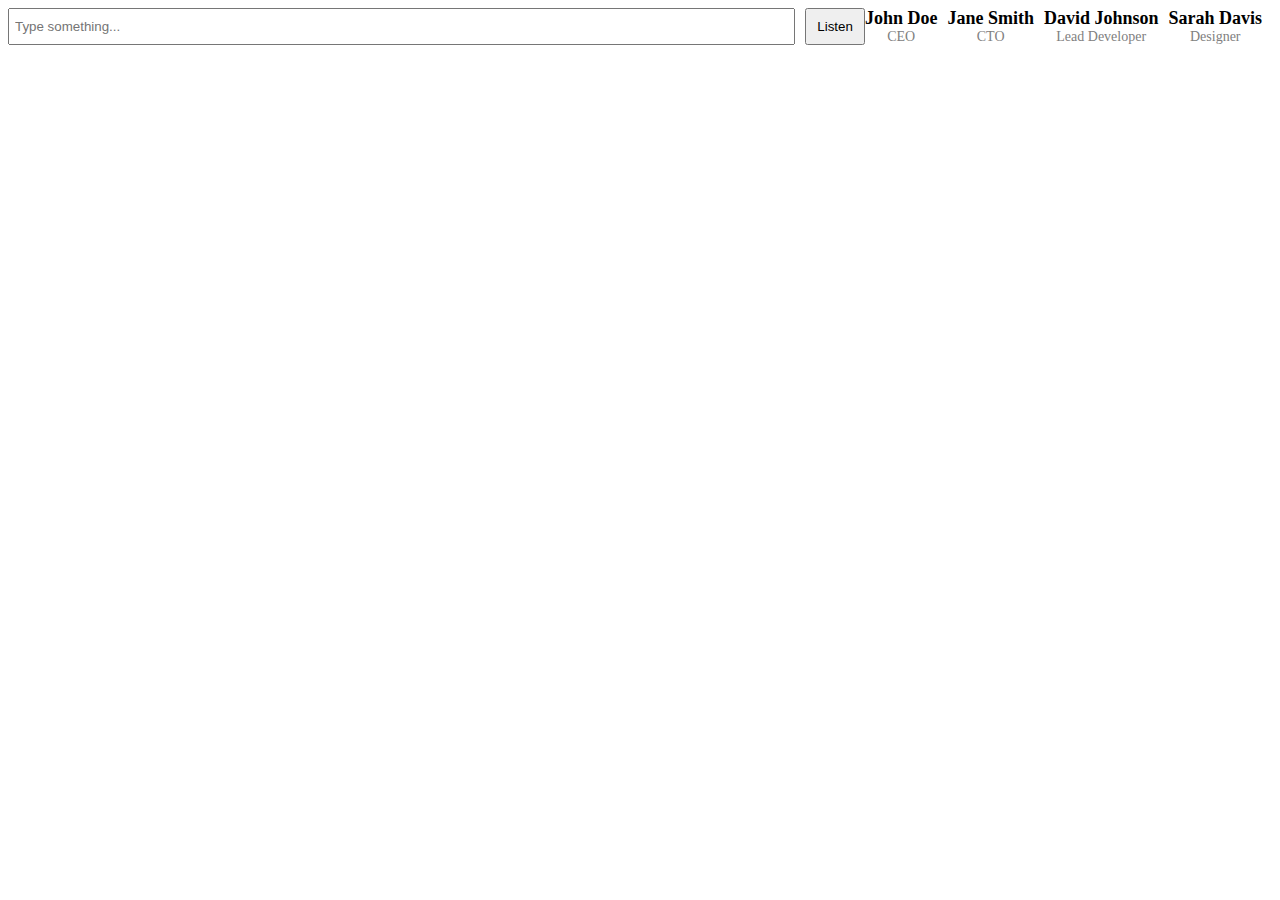
<file: rough.html>
<!DOCTYPE html>
<html lang="en">
<head>
    <meta charset="UTF-8">
    <meta name="viewport" content="width=device-width, initial-scale=1.0">
    <title>Document</title>
    <style>
        .container {
  display: flex;
  justify-content: space-between;
}

.textbox {
  flex: 1;
  margin-right: 10px;
  padding: 5px;
}

.listen-button {
  flex: 0 0 auto;
  padding: 5px 10px;
}

.figure-container {
  display: flex;
  justify-content: space-between;
}

.figure {
  text-align: center;
  margin-right: 10px;
}

.figure h3 {
  font-size: 18px;
  margin: 0;
}

.figure p {
  font-size: 14px;
  margin: 0;
  color: gray;
}

    </style>
</head>
<body>
    <div class="container">
        <input type="text" class="textbox" placeholder="Type something...">
        <button class="listen-button">Listen</button>
        <div class="figure-container">
          <div class="figure">
            <h3>John Doe</h3>
            <p>CEO</p>
          </div>
          <div class="figure">
            <h3>Jane Smith</h3>
            <p>CTO</p>
          </div>
          <div class="figure">
            <h3>David Johnson</h3>
            <p>Lead Developer</p>
          </div>
          <div class="figure">
            <h3>Sarah Davis</h3>
            <p>Designer</p>
          </div>
        </div>
      </div>
      
</body>
</html>
</file>
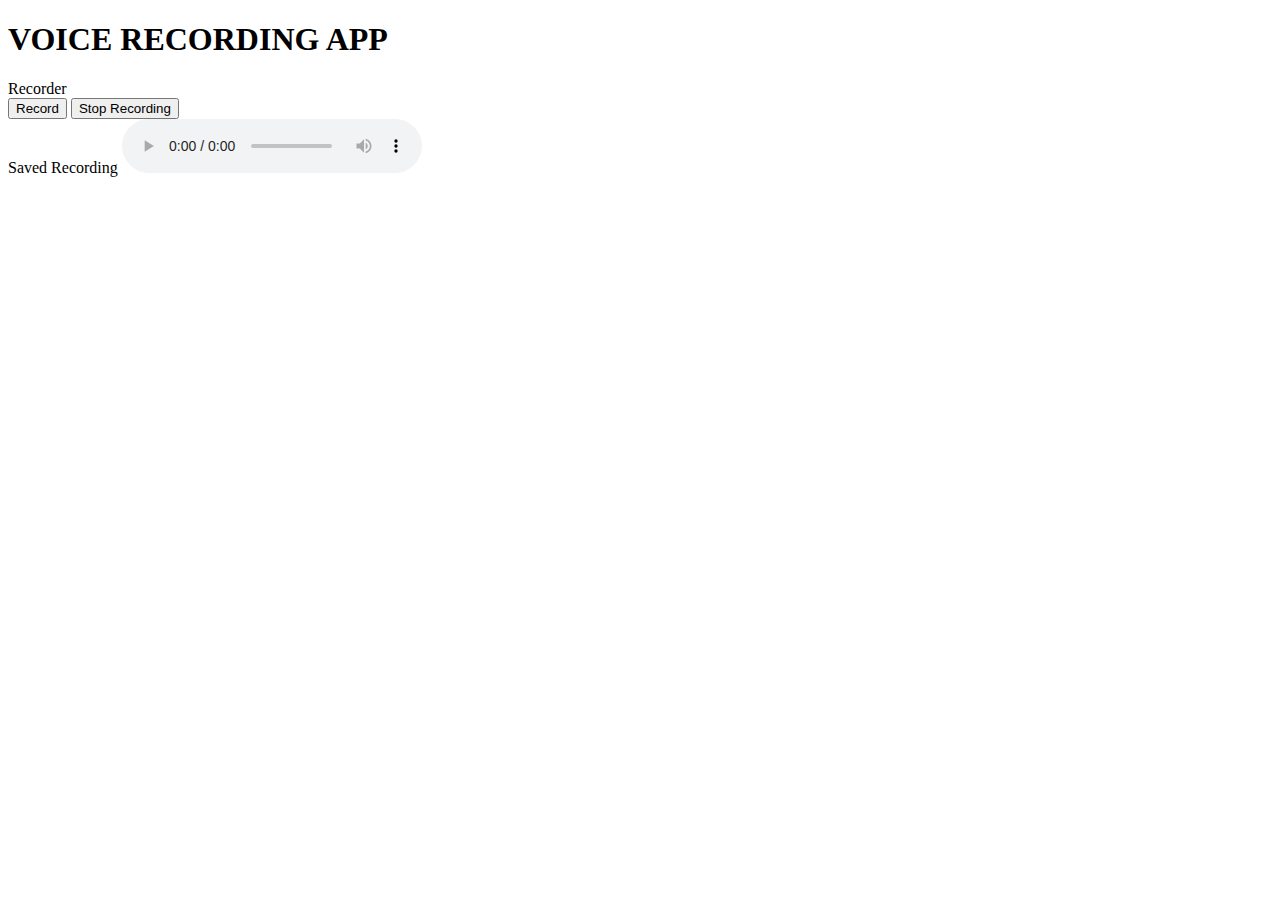
<file: html/dashboard.html>
<!DOCTYPE html>
<html lang="en">
<head>
    <!-- <meta charset="UTF-8">
    <meta name="viewport" content="width=device-width, initial-scale=1.0">
    <title>Document</title>
    <link rel="stylesheet" href="../css/dashboard.css">
    <script src="../js/dashboard.js"></script> -->

    <link rel="canonical" href="https://markjivko.com/tutorials/B3wWIsNHPk4/">
        <meta charset="UTF-8">
        <meta name="Author" content="Mark Jivko">
        <meta name="Keywords" content="js,audio recorder">
        <meta name="Description" content="Recording audio with HTML 5 and JavaScript">
        <meta name="apple-mobile-web-app-capable" content="yes">
        <meta name="apple-mobile-web-app-status-bar-style" content="black-translucent">
        <meta name="viewport" content="initial-scale=1.0, width=device-width">
        <meta http-equiv="Content-Type" content="text/html; charset=utf-8">
        <link rel="icon" type="image/ico" href="https://markjivko.com/favicon.ico">
</head>
<body>
    <div class="container">
        <h1>VOICE RECORDING APP</h1>
        <span>Recorder</span>
        <audio id="recorder" muted hidden></audio>
        <div>
            <button id="start">Record</button>
            <button id="stop">Stop Recording</button>
        </div>
        <span>Saved Recording</span>
        <audio id="player" controls></audio>
    </div>
</body>
</html>
</file>
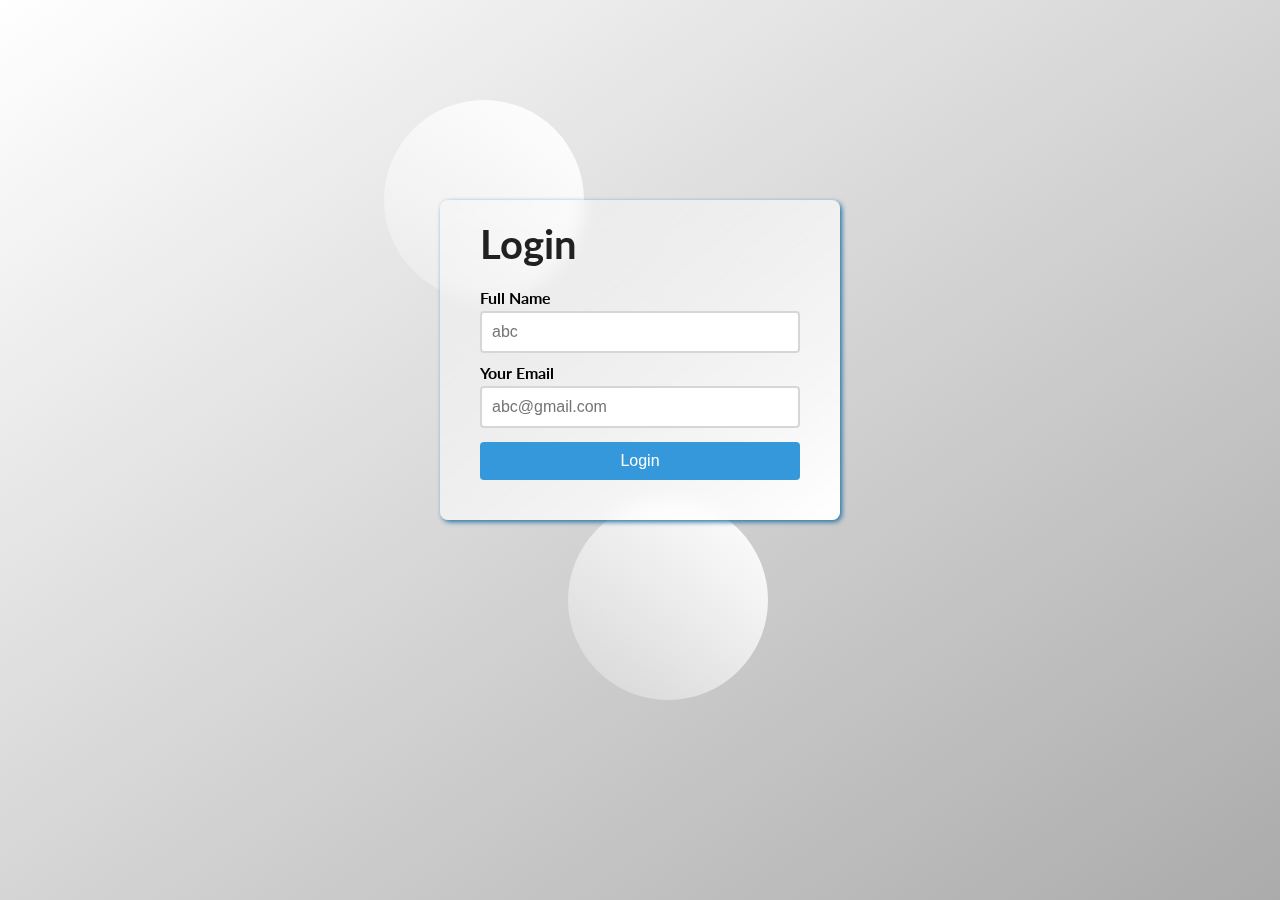
<file: html/login.html>
<!DOCTYPE html>
<html lang="en">
<head>
    <meta charset="UTF-8">
    <meta http-equiv="X-UA-Compatible" content="IE=edge">
    <meta name="viewport" content="width=device-width, initial-scale=1.0">
    <title>Signup</title>
    <link rel="stylesheet" href="../css/signup.css">
</head>
<body>

    <div class="outer-box">
        <div class="inner-box">
            <header class="signup-header">
                <h1>Login</h1>
            </header>
            <main class="signup-body">
                <form action="#">
                    <p>
                        <label for="fullname">Full Name</label>
                        <input type="text" id="fullname" placeholder="abc" required>
                    </p>
                    <p>
                        <label for="email">Your Email</label>
                        <input type="email" id="email" placeholder="abc@gmail.com" required>
                    </p>
                    <p>
                        <input type="submit" id="submit" value="Login">
                    </p>
                </form>
            </main>

        </div>
        <div class="circle c1"></div>
        <div class="circle c2"></div>
    </div>
    
</body>
</html>
</file>
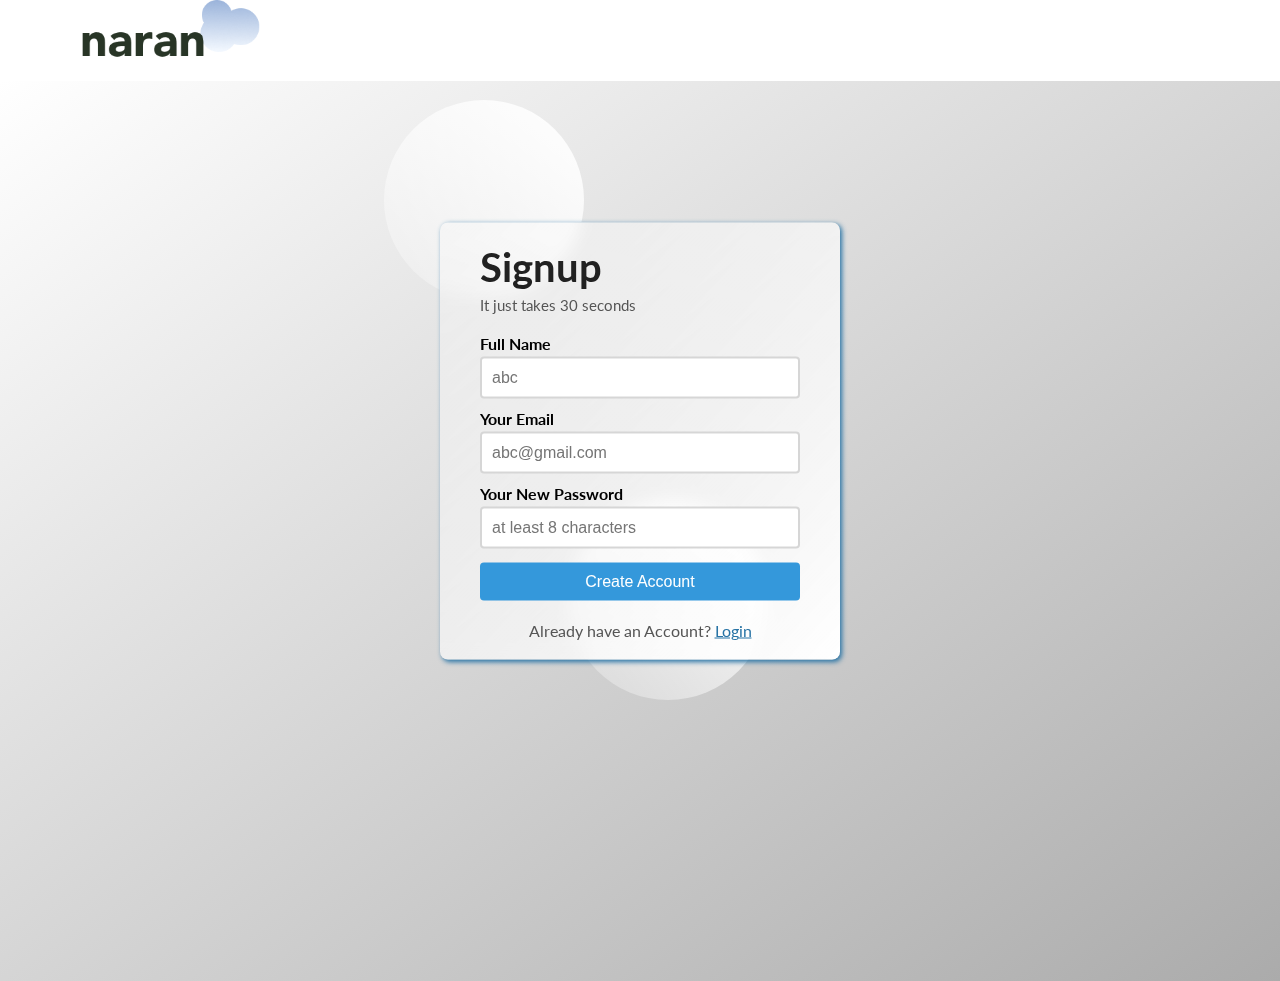
<file: html/signup.html>
<!DOCTYPE html>
<html lang="en">
<head>
    <meta charset="UTF-8">
    <meta http-equiv="X-UA-Compatible" content="IE=edge">
    <meta name="viewport" content="width=device-width, initial-scale=1.0">
    <title>Signup</title>
    <link rel="stylesheet" href="../css/signup.css">
</head>
<body>

    <header>
        <nav class="menu">
            <div class="left-side-menu">
                <div class="logo">
                    <a href="#">
                <img src="../images/logo1.png" alt="logo" />
              </a>
            </div>
        </div>

        <div class="right-side-menu">
            <a href="../index.html">
                Logout
            </a>
        </div>
        </nav>
    </header>

    <div class="outer-box">
        <div class="inner-box">
            <header class="signup-header">
                <h1>Signup</h1>
                <p>It just takes 30 seconds</p>
            </header>
            <main class="signup-body">
                <form action="#">
                    <p>
                        <label for="fullname">Full Name</label>
                        <input type="text" id="fullname" placeholder="abc" required>
                    </p>
                    <p>
                        <label for="email">Your Email</label>
                        <input type="email" id="email" placeholder="abc@gmail.com" required>
                    </p>
                    <p>
                        <label for="password">Your New Password</label>
                        <input type="password" id="password" placeholder="at least 8 characters" required>
                    </p>
                    <p>
                        <input type="submit" id="submit" value="Create Account">
                    </p>
                </form>
            </main>

            <footer class="signup-footer">
                <p>Already have an Account? <a href="./login.html">Login</a> </p>
            </footer>

        </div>
        <div class="circle c1"></div>
        <div class="circle c2"></div>
    </div>
    
</body>
</html>
</file>
<file: css/dashboard.css>
*{
    margin: 0;
    padding: 0;
}

.container{
    display: flex;
    flex-direction: column;
    align-items: center;
    justify-content: center;
    height: 500px;
    background: #fff;
    width: 400px;
    box-shadow: 0px 0px 10px grey;
}

.container > *{
    margin: 8px;
}

button{
    max-width: 300px;
    padding: 10px 20px;
    border: 2px solid grey;
    font-size: 20px;
    color: grey;
    background-color: transparent;
}

audio{
    border: 1px solid grey;
    border-radius: 30px;
}
</file>
<file: css/signup.css>
@import url('https://fonts.googleapis.com/css2?family=Lato:wght@400;700&family=Silkscreen&display=swap');

* {
    margin: 0;
    padding: 0;
    box-sizing: border-box;
}

body {
    font-family: 'Lato', sans-serif;
}

.outer-box {
    width: 100vw;
    height: 100vh;
    background: linear-gradient(to top left, #ababab, #fff);
}

.inner-box {
    width: 400px;
    margin: 0 auto;
    position: relative;
    top: 40%;
    transform: translateY(-50%);
    padding: 20px 40px;
    /* background-color: #ffffff09; */
    background: linear-gradient(to top left, #ffffffff, #ffffff33);
    backdrop-filter: blur(8px);
    border-radius: 8px;
    box-shadow: 2px 2px 5px #2773a5;
    /* border: 2px solid black; */
    z-index: 2;
}

.signup-header h1 {
    font-size: 2.5rem;
    color: #212121;
}

.signup-header p {
    font-size: 0.95rem;
    color: #555;
    margin-top: 5px;
}

.signup-body {
    margin: 20px 0;
}

.signup-body p {
    margin: 10px 0;
}

.signup-body p label {
    display: block;
    font-weight: bold;
}

.signup-body p input {
    width: 100%;
    padding: 10px;
    border: 2px solid #cccc;
    border-radius: 4px;
    font-size: 1rem;
    margin-top: 4px;
}

.signup-body p input[type="submit"] {
    background-color: #3498db;
    border: none;
    color: white;
    cursor: pointer;
}

.signup-body p input[type="submit"]:hover {
    background-color: #2773a5;
}

.signup-footer p {
    color: #555;
    text-align: center;
}

.signup-footer p a {
    color: #2773a5;
}

.circle {
    width: 200px;
    height: 200px;
    border-radius: 100px;
    background: linear-gradient(to top right, #ffffff33, #ffffffff);
    position: absolute;
}

.c1 {
    top: 100px;
    left: 30%;
}

.c2 {
    bottom: 200px;
    right: 40%;
}

.left-side-menu .logo img{
    width: 180px;
    margin-left: 5rem;
}

.menu{
    display: flex;
    /* justify-content: flex-end; */
    align-items: center;
}

.right-side-menu a{
    margin-left: 1145px;
}
</file>
